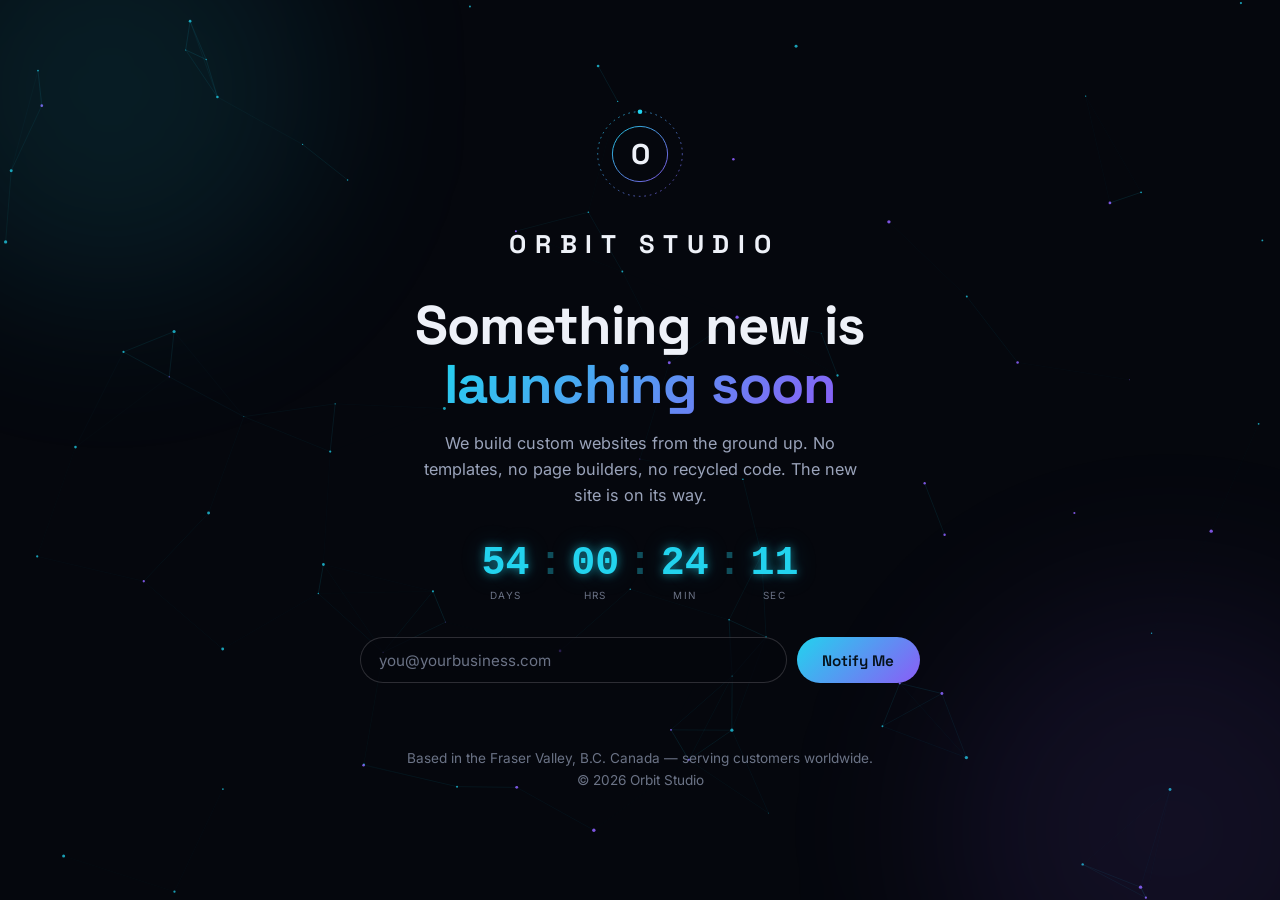
<file: coming-soon.html>
<!DOCTYPE html>
<html lang="en">
<head>
<meta charset="UTF-8">
<meta name="viewport" content="width=device-width, initial-scale=1">
<title>Orbit Studio &mdash; Coming Soon</title>
<meta name="description" content="Orbit Studio is launching soon. Custom-built websites, designed and coded from the ground up. Based in the Fraser Valley, B.C. — serving customers worldwide.">

<!-- Deliberately a single self-contained file (styles and script inline, no
     local asset references). A holding page usually goes up on its own at
     the domain root before the rest of the site exists, so it shouldn't
     depend on css/, js/ or any image file being uploaded alongside it. -->

<link rel="icon" href="data:image/svg+xml,%3Csvg xmlns='http://www.w3.org/2000/svg' viewBox='0 0 100 100'%3E%3Ccircle cx='50' cy='50' r='44' fill='none' stroke='%2322d3ee' stroke-width='6'/%3E%3Ccircle cx='50' cy='10' r='8' fill='%238b5cf6'/%3E%3C/svg%3E">

<link rel="preconnect" href="https://fonts.googleapis.com">
<link rel="preconnect" href="https://fonts.gstatic.com" crossorigin>
<link href="https://fonts.googleapis.com/css2?family=Space+Grotesk:wght@500;600;700&family=Inter:wght@400;500;600&display=swap" rel="stylesheet">

<style>
  :root {
    --bg: #05070d;
    --surface: #10141f;
    --border: rgba(255, 255, 255, 0.08);
    --border-strong: rgba(255, 255, 255, 0.16);
    --text-primary: #eef1f8;
    --text-secondary: #9aa3ba;
    --text-muted: #6b7386;
    --cyan: #22d3ee;
    --violet: #8b5cf6;
    --gradient: linear-gradient(135deg, var(--cyan), var(--violet));
    --font-head: "Space Grotesk", "Inter", system-ui, sans-serif;
    --font-body: "Inter", system-ui, sans-serif;
    --radius-full: 999px;
  }

  * { box-sizing: border-box; }
  html, body { height: 100%; }
  body {
    margin: 0;
    background: var(--bg);
    color: var(--text-primary);
    font-family: var(--font-body);
    -webkit-font-smoothing: antialiased;
    display: flex;
    align-items: center;
    justify-content: center;
    padding: 2rem 1.25rem;
    position: relative;
    overflow-x: hidden;
  }

  #stars { position: fixed; inset: 0; width: 100%; height: 100%; z-index: 0; }
  .glow {
    position: fixed; border-radius: 50%; filter: blur(90px); opacity: 0.5;
    pointer-events: none; z-index: 0;
  }
  .glow--a { width: 420px; height: 420px; background: rgba(34, 211, 238, 0.22); top: -120px; left: -100px; }
  .glow--b { width: 460px; height: 460px; background: rgba(139, 92, 246, 0.2); bottom: -160px; right: -120px; }

  .wrap { position: relative; z-index: 1; width: 100%; max-width: 560px; text-align: center; }

  .mark { width: 92px; margin: 0 auto 1.75rem; display: block; }
  .mark svg { width: 100%; height: auto; display: block; }
  .mark__letter { font-family: var(--font-head); font-size: 62px; font-weight: 700; fill: var(--text-primary); }
  .ring-spin { transform-origin: 100px 100px; animation: spin 26s linear infinite; }

  .wordmark {
    font-family: var(--font-head);
    font-size: clamp(1.25rem, 4vw, 1.6rem);
    font-weight: 700;
    letter-spacing: 0.34em;
    padding-left: 0.34em; /* optical centering against the letter-spacing */
    margin: 0 0 2.25rem;
  }

  h1 {
    font-family: var(--font-head);
    font-size: clamp(2.1rem, 8vw, 3.4rem);
    font-weight: 700;
    line-height: 1.08;
    margin: 0 0 1rem;
    letter-spacing: -0.015em;
  }
  h1 .accent {
    background: var(--gradient);
    -webkit-background-clip: text;
    background-clip: text;
    color: transparent;
  }

  .lede { color: var(--text-secondary); font-size: 1.02rem; line-height: 1.6; margin: 0 auto 2.25rem; max-width: 44ch; }

  .sr-only {
    position: absolute; width: 1px; height: 1px; padding: 0; margin: -1px;
    overflow: hidden; clip: rect(0 0 0 0); white-space: nowrap; border: 0;
  }

  /* Decorative countdown — there's no launch date yet, so the digits just
     re-randomise on a steady interval to read as "live" (see the script),
     matching the countdown on the Requiem work card. */
  .countdown { margin: 0 0 2.25rem; }
  .countdown__row { display: flex; align-items: flex-start; justify-content: center; gap: 0.5rem; }
  .countdown__unit { display: flex; flex-direction: column; align-items: center; gap: 0.3rem; min-width: 3.1rem; }
  .countdown__num {
    font-family: "Courier New", ui-monospace, monospace;
    font-weight: 700;
    font-size: clamp(1.7rem, 6vw, 2.5rem);
    font-variant-numeric: tabular-nums; /* stops the digits jittering as they tick */
    color: var(--cyan);
    text-shadow: 0 0 10px rgba(34, 211, 238, 0.55), 0 0 24px rgba(34, 211, 238, 0.25);
    line-height: 1;
  }
  .countdown__label {
    font-size: 0.62rem; letter-spacing: 0.14em; text-transform: uppercase;
    color: var(--text-muted);
  }
  .countdown__sep {
    font-family: "Courier New", ui-monospace, monospace;
    font-weight: 700;
    font-size: clamp(1.7rem, 6vw, 2.5rem);
    color: rgba(34, 211, 238, 0.35);
    line-height: 1;
    animation: blink 1s step-end infinite;
  }
  .countdown__live {
    font-family: var(--font-head); font-weight: 600;
    font-size: 1.15rem; color: var(--cyan); margin: 0;
  }
  @keyframes blink { 50% { opacity: 0.2; } }

  /* Hidden unless NOTIFY_ENDPOINT is configured — see the note in the script.
     A signup box that silently bins the address is worse than no box. */
  .notify { display: none; margin-bottom: 2.25rem; }
  .notify.is-enabled { display: block; }
  .notify__form { display: flex; gap: 0.6rem; flex-wrap: wrap; justify-content: center; }
  .notify__input {
    flex: 1 1 220px; min-width: 0; padding: 0.8rem 1.1rem;
    background: rgba(5, 7, 13, 0.7); border: 1px solid var(--border-strong);
    border-radius: var(--radius-full); color: var(--text-primary);
    font-family: var(--font-body); font-size: 0.95rem;
    transition: border-color 180ms ease;
  }
  .notify__input::placeholder { color: var(--text-muted); }
  .notify__input:focus { outline: none; border-color: var(--cyan); }
  .notify__btn {
    flex: 0 0 auto; padding: 0.8rem 1.6rem; border: none; border-radius: var(--radius-full);
    background: var(--gradient); color: #051019;
    font-family: var(--font-head); font-weight: 600; font-size: 0.95rem; cursor: pointer;
    transition: opacity 180ms ease;
  }
  .notify__btn:hover { opacity: 0.9; }
  .notify__btn:disabled { opacity: 0.6; cursor: default; }
  .notify__msg { margin: 0.75rem 0 0; font-size: 0.88rem; min-height: 1.2em; color: var(--text-secondary); }
  .notify__msg.is-error { color: #f87171; }
  .notify__msg.is-ok { color: #34d399; }

  .meta { color: var(--text-muted); font-size: 0.85rem; line-height: 1.6; margin: 0; }

  /* --- Ship cursor -------------------------------------------------------
     Same effect as the site's intro screen: a ship that lags behind the
     real pointer and turns to face the way it's travelling, leaving a
     rocket trail. Reproduced inline rather than pulled from css/styles.css
     so this page stays deployable on its own. */
  .has-ship-cursor, .has-ship-cursor * { cursor: none !important; }

  .cursor-ship {
    position: fixed; top: 0; left: 0;
    width: 32px; height: 20px;
    margin: -10px 0 0 -16px;
    z-index: 9999;
    pointer-events: none;
    opacity: 0;
    transition: opacity 320ms cubic-bezier(0.16, 1, 0.3, 1);
    will-change: transform;
  }
  .cursor-ship.is-active { opacity: 1; }
  .cursor-ship__svg {
    width: 100%; height: 100%; overflow: visible;
    filter: drop-shadow(0 0 6px rgba(34, 211, 238, 0.55));
  }
  .cursor-ship__glow { fill: var(--cyan); opacity: 0.7; }

  .cursor-dot {
    position: fixed; top: 0; left: 0;
    width: 8px; height: 8px;
    margin: -4px 0 0 -4px;
    border-radius: 50%;
    background: #3b82f6;
    box-shadow: 0 0 6px rgba(59, 130, 246, 0.9), 0 0 12px rgba(59, 130, 246, 0.5);
    z-index: 10000;
    pointer-events: none;
    opacity: 0;
    transition: opacity 320ms cubic-bezier(0.16, 1, 0.3, 1);
    will-change: transform;
  }
  .cursor-dot.is-active { opacity: 1; }

  /* Sits above the background starfield but below .wrap, so the exhaust
     never cuts across the headline the way it would at a higher layer. */
  .cursor-trail { position: fixed; inset: 0; z-index: 0; pointer-events: none; }
  .trail-particle {
    position: absolute; top: 0; left: 0;
    border-radius: 50%;
    background-color: #eaf9ff;
    transform: translate(-50%, -50%) scale(0.7);
    opacity: 0;
  }
  .trail-particle.is-fading-blue { animation: trail-life-blue 8000ms cubic-bezier(0.16, 1, 0.3, 1) forwards; }
  @keyframes trail-life-blue {
    0% {
      opacity: 0.95; background-color: #eaf9ff;
      box-shadow: 0 0 10px rgba(34, 211, 238, 0.9), 0 0 22px rgba(139, 92, 246, 0.5);
      transform: translate(-50%, -50%) scale(0.7); filter: blur(0px);
    }
    8% {
      opacity: 0.92; background-color: #22d3ee;
      box-shadow: 0 0 12px rgba(34, 211, 238, 0.8), 0 0 24px rgba(139, 92, 246, 0.4);
      transform: translate(-50%, -50%) scale(1.05); filter: blur(0.5px);
    }
    18% {
      opacity: 0.75; background-color: #4c6f9c;
      box-shadow: 0 0 6px rgba(76, 111, 156, 0.35);
      transform: translate(-50%, -50%) scale(1.7); filter: blur(1.5px);
    }
    32% {
      opacity: 0.55; background-color: #d9d9dd; box-shadow: none;
      transform: translate(-50%, -50%) scale(2.4); filter: blur(2.5px);
    }
    100% {
      opacity: 0; background-color: #eeeef0; box-shadow: none;
      transform: translate(-50%, -50%) scale(4.4); filter: blur(6px);
    }
  }

  @keyframes spin { to { transform: rotate(360deg); } }

  @media (prefers-reduced-motion: reduce) {
    .ring-spin { animation: none; }
    .cursor-ship, .cursor-dot, .cursor-trail { display: none; }
    .has-ship-cursor, .has-ship-cursor * { cursor: auto !important; }
  }
</style>
</head>
<body>

<canvas id="stars" aria-hidden="true"></canvas>
<div class="glow glow--a" aria-hidden="true"></div>
<div class="glow glow--b" aria-hidden="true"></div>

<div class="cursor-trail" id="cursor-trail" aria-hidden="true"></div>
<div class="cursor-ship" id="cursor-ship" aria-hidden="true">
  <svg viewBox="0 0 32 20" class="cursor-ship__svg">
    <defs>
      <linearGradient id="shipGrad" x1="0%" y1="0%" x2="100%" y2="0%">
        <stop offset="0%" stop-color="#8b5cf6"/>
        <stop offset="100%" stop-color="#22d3ee"/>
      </linearGradient>
    </defs>
    <circle class="cursor-ship__glow" cx="4" cy="10" r="4"/>
    <path d="M28 10 L4 3 L9 10 L4 17 Z" fill="url(#shipGrad)" stroke="#eef1f8" stroke-width="0.6" stroke-linejoin="round"/>
  </svg>
</div>
<div class="cursor-dot" id="cursor-dot" aria-hidden="true"></div>

<main class="wrap">
  <span class="mark" aria-hidden="true">
    <svg viewBox="0 0 200 200">
      <defs>
        <linearGradient id="g" x1="0%" y1="0%" x2="100%" y2="100%">
          <stop offset="0%" stop-color="#22d3ee"/>
          <stop offset="100%" stop-color="#8b5cf6"/>
        </linearGradient>
      </defs>
      <g class="ring-spin">
        <circle cx="100" cy="100" r="92" fill="none" stroke="url(#g)" stroke-width="1.5" stroke-dasharray="2 10" stroke-linecap="round"/>
        <circle cx="100" cy="8" r="5" fill="#22d3ee"/>
      </g>
      <circle cx="100" cy="100" r="60" fill="#05070d" stroke="url(#g)" stroke-width="2"/>
      <text x="100" y="122" text-anchor="middle" class="mark__letter">O</text>
    </svg>
  </span>

  <p class="wordmark">ORBIT STUDIO</p>

  <h1>Something new is <span class="accent">launching soon</span></h1>

  <p class="lede">
    We build custom websites from the ground up. No templates, no page
    builders, no recycled code. The new site is on its way.
  </p>

  <div class="countdown" id="countdown">
    <p class="sr-only" id="countdown-sr"></p>
    <div class="countdown__row" id="countdown-row" aria-hidden="true">
      <span class="countdown__unit"><span class="countdown__num" id="cd-days">00</span><span class="countdown__label">Days</span></span>
      <span class="countdown__sep">:</span>
      <span class="countdown__unit"><span class="countdown__num" id="cd-hrs">00</span><span class="countdown__label">Hrs</span></span>
      <span class="countdown__sep">:</span>
      <span class="countdown__unit"><span class="countdown__num" id="cd-min">00</span><span class="countdown__label">Min</span></span>
      <span class="countdown__sep">:</span>
      <span class="countdown__unit"><span class="countdown__num" id="cd-sec">00</span><span class="countdown__label">Sec</span></span>
    </div>
  </div>

  <div class="notify" id="notify">
    <form class="notify__form" id="notify-form" novalidate>
      <input
        type="email"
        id="notify-email"
        class="notify__input"
        placeholder="you@yourbusiness.com"
        aria-label="Your email address"
        autocomplete="email"
        required
      >
      <button type="submit" class="notify__btn" id="notify-btn">Notify Me</button>
    </form>
    <p class="notify__msg" id="notify-msg" role="status" aria-live="polite"></p>
  </div>

  <p class="meta">
    Based in the Fraser Valley, B.C. Canada &mdash; serving customers worldwide.<br>
    &copy; <span id="year"></span> Orbit Studio
  </p>
</main>

<script>
(() => {
  "use strict";

  /* ------------------------------------------------------------------
     Where "Notify Me" signups are sent — the same Formspree form the main
     site uses. Emptying it again is a supported state: the signup box then
     stays HIDDEN rather than collecting addresses that go nowhere, because
     a form that promises to notify someone and then discards their email is
     worse than not offering one.
     ------------------------------------------------------------------ */
  const NOTIFY_ENDPOINT = "https://formspree.io/f/xppqjblz";

  document.getElementById("year").textContent = new Date().getFullYear();

  /* ------------------------------------------------------------------
     Countdown — decorative, same approach as the Requiem work card on the
     main site: there's no launch date, so every digit just re-randomises
     on a steady interval to read as "live" rather than counting toward a
     real moment. The digits are aria-hidden and the screen-reader line
     stays generic, so nothing announces a launch time that doesn't exist.
     ------------------------------------------------------------------ */
  (function countdown() {
    const nums = [
      document.getElementById("cd-days"),
      document.getElementById("cd-hrs"),
      document.getElementById("cd-min"),
      document.getElementById("cd-sec"),
    ];
    if (!nums[0]) return;

    document.getElementById("countdown-sr").textContent = "Launching soon.";

    const maxes = [99, 23, 59, 59]; // Days, Hrs, Min, Sec — real-world ranges
    const pad = (n) => String(n).padStart(2, "0");

    function randomize() {
      nums.forEach((el, i) => {
        el.textContent = pad(Math.floor(Math.random() * (maxes[i] + 1)));
      });
    }

    randomize();
    setInterval(randomize, 900);
  })();

  const notify = document.getElementById("notify");
  if (NOTIFY_ENDPOINT) {
    notify.classList.add("is-enabled");

    const form = document.getElementById("notify-form");
    const input = document.getElementById("notify-email");
    const btn = document.getElementById("notify-btn");
    const msg = document.getElementById("notify-msg");

    form.addEventListener("submit", async (e) => {
      e.preventDefault();
      const email = input.value.trim();
      msg.className = "notify__msg";

      if (!/^[^\s@]+@[^\s@]+\.[^\s@]+$/.test(email)) {
        msg.textContent = "Please enter a valid email address.";
        msg.classList.add("is-error");
        input.focus();
        return;
      }

      btn.disabled = true;
      btn.textContent = "Sending…";
      try {
        const res = await fetch(NOTIFY_ENDPOINT, {
          method: "POST",
          headers: { "Content-Type": "application/json", Accept: "application/json" },
          body: JSON.stringify({ email, source: "Coming soon page" }),
        });
        if (!res.ok) throw new Error("HTTP " + res.status);
        // Only claimed once the send actually succeeded.
        form.style.display = "none";
        msg.textContent = "You're on the list — we'll be in touch at launch.";
        msg.classList.add("is-ok");
      } catch (err) {
        msg.textContent = "Something went wrong. Please email or call us instead.";
        msg.classList.add("is-error");
        btn.disabled = false;
        btn.textContent = "Notify Me";
      }
    });
  } else {
    console.warn(
      "[orbit] NOTIFY_ENDPOINT is empty in coming-soon.html — the signup box is " +
        "hidden so nobody's address gets collected and dropped. Add a form URL to enable it."
    );
  }

  const reduceMotion = window.matchMedia("(prefers-reduced-motion: reduce)").matches;
  const finePointer = window.matchMedia("(pointer: fine)").matches;

  /* ------------------------------------------------------------------
     Ship cursor — the same chase effect as the site's intro screen: the
     ship eases toward the real pointer rather than tracking it exactly,
     rotates to face its direction of travel, and drops rocket exhaust
     behind it. Desktop pointers only (there's nothing to chase on a
     touchscreen) and off under reduced-motion.
     ------------------------------------------------------------------ */
  if (finePointer && !reduceMotion) {
    const ship = document.getElementById("cursor-ship");
    const dot = document.getElementById("cursor-dot");
    const trail = document.getElementById("cursor-trail");

    document.body.classList.add("has-ship-cursor");

    let targetX = window.innerWidth / 2;
    let targetY = window.innerHeight / 2;
    let curX = targetX, curY = targetY;
    let curAngle = 0, targetAngle = 0;
    let lastEmitX = curX, lastEmitY = curY;
    let active = false;

    const TRAIL_LIFETIME = 8000; // matches the trail-life-blue duration above
    const MAX_PARTICLES = 140;
    let particleCount = 0;

    // Shortest-path interpolation so the ship never spins the long way round.
    const angleLerp = (a, b, t) => {
      const diff = ((((b - a) % 360) + 540) % 360) - 180;
      return a + diff * t;
    };

    function spawnTrailParticle(x, y, headingDeg) {
      if (particleCount >= MAX_PARTICLES) return;
      const rad = ((headingDeg + 180) * Math.PI) / 180; // point back, opposite of travel
      const perp = rad + Math.PI / 2;
      const jitter = (Math.random() - 0.5) * 6;
      const px = x + Math.cos(rad) * 13 + Math.cos(perp) * jitter;
      const py = y + Math.sin(rad) * 13 + Math.sin(perp) * jitter;

      const p = document.createElement("span");
      p.className = "trail-particle";
      p.style.left = px + "px";
      p.style.top = py + "px";
      const size = 4 + Math.random() * 4;
      p.style.width = size + "px";
      p.style.height = size + "px";
      trail.appendChild(p);
      particleCount++;

      requestAnimationFrame(() => p.classList.add("is-fading-blue"));
      setTimeout(() => { p.remove(); particleCount--; }, TRAIL_LIFETIME);
    }

    document.addEventListener("mousemove", (e) => {
      targetX = e.clientX;
      targetY = e.clientY;
      // The dot marks the exact live pointer position — no lag, unlike the ship.
      dot.style.transform = `translate(${e.clientX}px, ${e.clientY}px)`;
      if (!active) {
        active = true;
        ship.classList.add("is-active");
        dot.classList.add("is-active");
      }
    });
    document.addEventListener("mouseleave", () => {
      active = false;
      ship.classList.remove("is-active");
      dot.classList.remove("is-active");
    });

    (function shipFrame() {
      const dx = targetX - curX;
      const dy = targetY - curY;
      curX += dx * 0.2;
      curY += dy * 0.2;

      if (Math.hypot(dx, dy) > 0.6) targetAngle = (Math.atan2(dy, dx) * 180) / Math.PI;
      curAngle = angleLerp(curAngle, targetAngle, 0.2);

      ship.style.transform = `translate(${curX}px, ${curY}px) rotate(${curAngle}deg)`;

      if (active && Math.hypot(curX - lastEmitX, curY - lastEmitY) > 10) {
        spawnTrailParticle(curX, curY, curAngle);
        lastEmitX = curX;
        lastEmitY = curY;
      }
      requestAnimationFrame(shipFrame);
    })();
  }

  /* ------------------------------------------------------------------
     Drifting starfield, same visual language as the main site's hero.
     Skipped entirely under prefers-reduced-motion.
     ------------------------------------------------------------------ */
  const canvas = document.getElementById("stars");
  if (reduceMotion) {
    canvas.style.display = "none";
    return;
  }

  const ctx = canvas.getContext("2d");
  let w = 0, h = 0, stars = [], rafId = null;

  function resize() {
    const dpr = Math.min(window.devicePixelRatio || 1, 2);
    w = window.innerWidth;
    h = window.innerHeight;
    canvas.width = w * dpr;
    canvas.height = h * dpr;
    ctx.setTransform(dpr, 0, 0, dpr, 0, 0);
    // Density scales with area so it looks the same on a phone and a monitor.
    const count = Math.round((w * h) / 14000);
    stars = Array.from({ length: count }, () => ({
      x: Math.random() * w,
      y: Math.random() * h,
      r: Math.random() * 1.3 + 0.4,
      vx: (Math.random() - 0.5) * 0.12,
      vy: (Math.random() - 0.5) * 0.12,
      alt: Math.random() > 0.75,
    }));
  }

  function frame() {
    ctx.clearRect(0, 0, w, h);

    for (const s of stars) {
      s.x += s.vx;
      s.y += s.vy;
      if (s.x < 0) s.x = w; else if (s.x > w) s.x = 0;
      if (s.y < 0) s.y = h; else if (s.y > h) s.y = 0;
      ctx.beginPath();
      ctx.arc(s.x, s.y, s.r, 0, Math.PI * 2);
      ctx.fillStyle = s.alt ? "rgba(139, 92, 246, 0.9)" : "rgba(34, 211, 238, 0.75)";
      ctx.fill();
    }

    // Constellation lines between near neighbours.
    for (let i = 0; i < stars.length; i++) {
      for (let j = i + 1; j < stars.length; j++) {
        const dx = stars[i].x - stars[j].x;
        const dy = stars[i].y - stars[j].y;
        const dist = Math.hypot(dx, dy);
        if (dist < 130) {
          ctx.beginPath();
          ctx.moveTo(stars[i].x, stars[i].y);
          ctx.lineTo(stars[j].x, stars[j].y);
          ctx.strokeStyle = "rgba(34, 211, 238, " + (0.14 * (1 - dist / 130)).toFixed(3) + ")";
          ctx.lineWidth = 1;
          ctx.stroke();
        }
      }
    }

    rafId = requestAnimationFrame(frame);
  }

  window.addEventListener("resize", resize);
  resize();
  frame();

  // Stop burning frames while the tab is in the background.
  document.addEventListener("visibilitychange", () => {
    if (document.hidden) {
      cancelAnimationFrame(rafId);
    } else if (!rafId || document.visibilityState === "visible") {
      cancelAnimationFrame(rafId);
      rafId = requestAnimationFrame(frame);
    }
  });
})();
</script>
</body>
</html>
</file>
